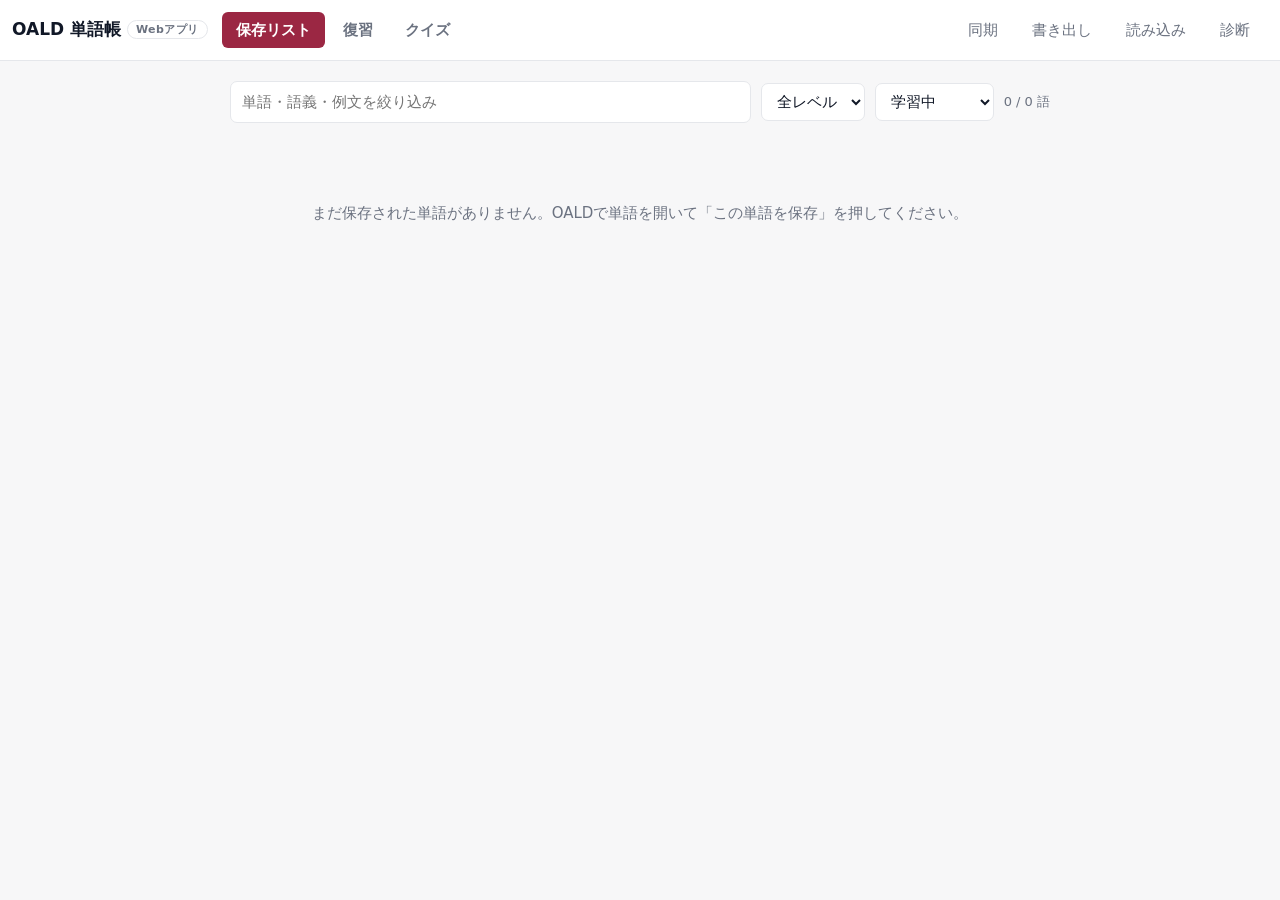
<file: docs/index.html>
<!doctype html>
<html lang="ja">
<meta charset="utf-8">
<meta name="viewport" content="width=device-width, initial-scale=1, viewport-fit=cover">
<meta name="theme-color" content="#9B2743">
<title>OALD 単語帳</title>
<link rel="manifest" href="manifest.webmanifest">
<link rel="apple-touch-icon" href="icon-192.png">
<link rel="stylesheet" href="review.css">
<link rel="stylesheet" href="mobile.css">

<header>
  <h1>OALD 単語帳 <span class="where">Webアプリ</span></h1>
  <nav>
    <button data-view="list" class="tab is-active" type="button">保存リスト</button>
    <button data-view="review" class="tab" type="button">復習</button>
    <button data-view="quiz" class="tab" type="button">クイズ</button>
  </nav>
  <div class="spacer"></div>
  <button id="sync" class="ghost" type="button">同期</button>
  <button id="export" class="ghost" type="button">書き出し</button>
  <button id="import" class="ghost" type="button">読み込み</button>
  <button id="diag" class="ghost" type="button">診断</button>
  <input id="file" type="file" accept="application/json" hidden>
</header>

<p id="sync-status" class="sync-status" hidden></p>

<section id="view-list">
  <div class="toolbar">
    <input id="filter" type="search" placeholder="単語・語義・例文を絞り込み" autocomplete="off">
    <select id="cefr">
      <option value="">全レベル</option>
      <option>A1</option><option>A2</option><option>B1</option>
      <option>B2</option><option>C1</option><option>C2</option>
    </select>
    <select id="scope">
      <option value="live">学習中</option>
      <option value="archived">アーカイブ</option>
      <option value="all">すべて</option>
    </select>
    <span id="count" class="count"></span>
  </div>
  <div id="list"></div>
</section>

<section id="view-review" hidden>
  <div id="attention" class="attention" hidden>
    <div class="attention-head">
      <b>2か月経過・未卒業</b>
      <span id="attention-count" class="count"></span>
      <button id="attention-toggle" class="ghost" type="button">開く</button>
    </div>
    <div id="attention-body" hidden></div>
  </div>
  <div id="card-area"></div>
</section>

<section id="view-quiz" hidden>
  <div id="quiz-setup">
    <p id="offline-note" class="offline-note" hidden></p>
    <h2>出題形式</h2>
    <div id="modes" class="modes"></div>
    <label class="count-row">
      出題数
      <input id="qcount" type="number" min="4" max="50" value="10">
    </label>
    <button id="start-quiz" class="reveal" type="button">開始</button>
  </div>
  <div id="quiz-area" hidden></div>
</section>

<script src="https://accounts.google.com/gsi/client" async defer></script>
<script src="config.js"></script>
<script src="db.js"></script>
<script src="quiz.js"></script>
<script src="sync.js"></script>
<script src="review.js"></script>
<script src="web.js"></script>
</html>
</file>
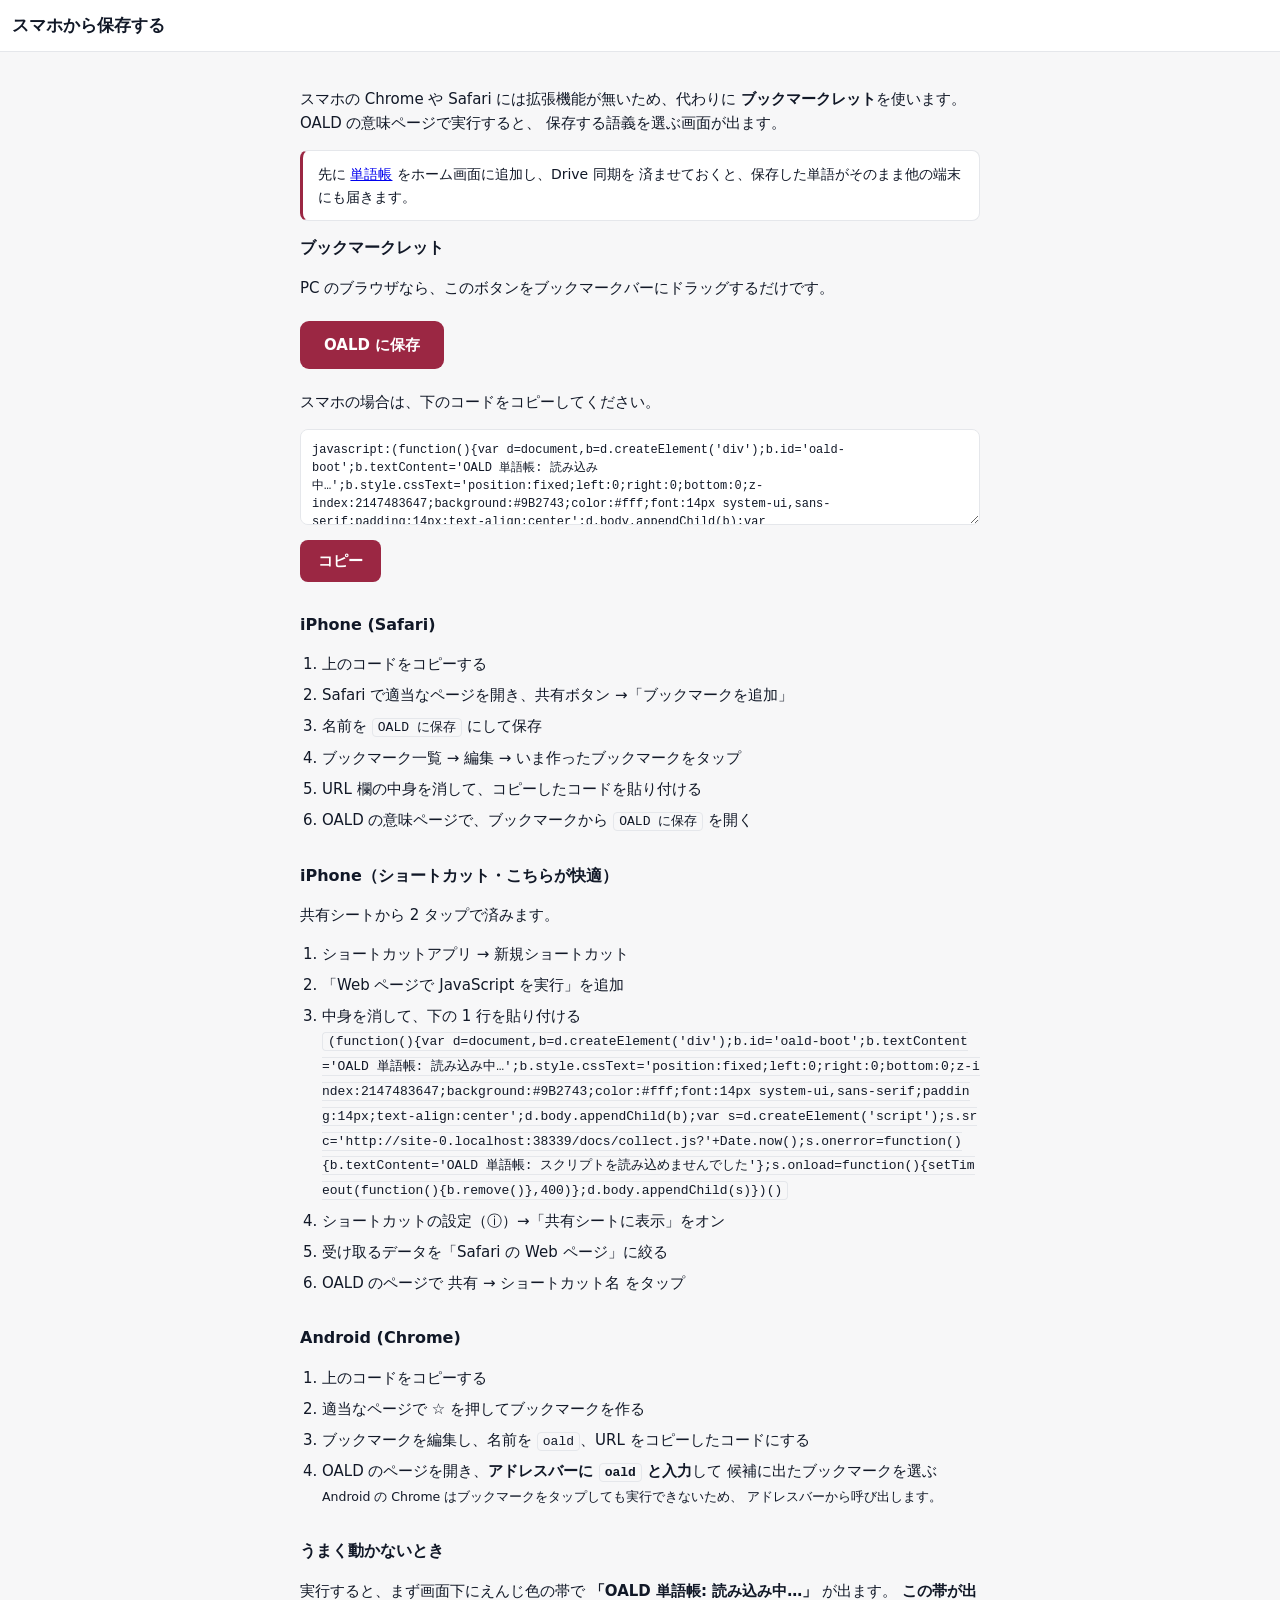
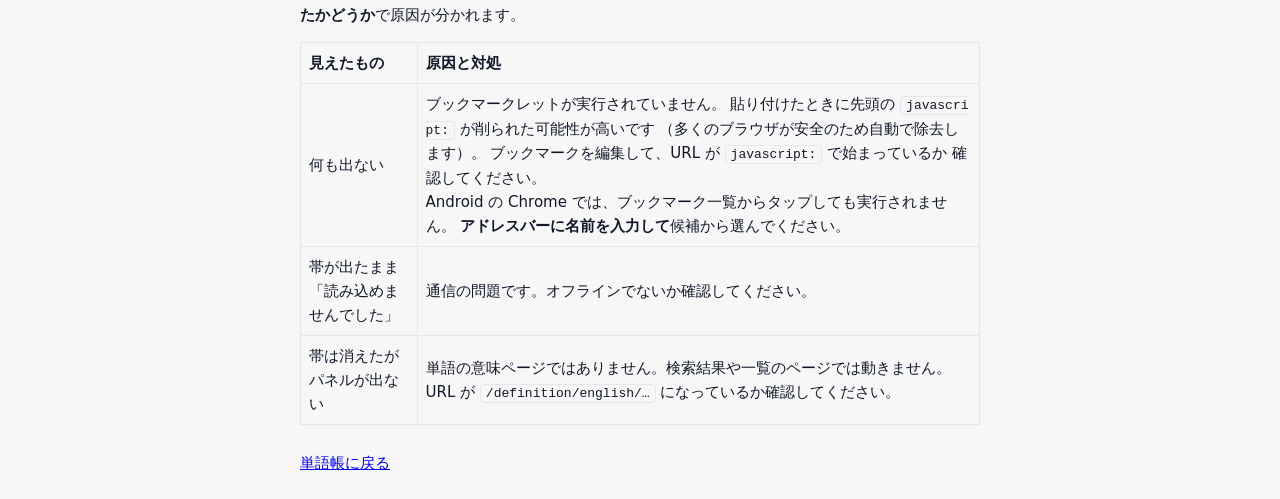
<file: docs/bookmarklet.html>
<!doctype html>
<html lang="ja">
<meta charset="utf-8">
<meta name="viewport" content="width=device-width, initial-scale=1, viewport-fit=cover">
<meta name="theme-color" content="#9B2743">
<title>スマホから保存する - OALD 単語帳</title>
<link rel="stylesheet" href="review.css">
<link rel="stylesheet" href="mobile.css">
<style>
  .doc { max-width: 720px; margin: 0 auto; padding: 20px; }
  .doc h2 { font-size: 16px; margin: 30px 0 10px; }
  .doc h2:first-of-type { margin-top: 12px; }
  .doc ol { padding-left: 22px; }
  .doc li { margin: 7px 0; }
  .doc code {
    background: var(--bg); border: 1px solid var(--line); border-radius: 4px;
    padding: 1px 5px; font-size: 13px; word-break: break-all;
  }
  .grab {
    display: inline-block; background: var(--accent); color: #fff;
    padding: 12px 24px; border-radius: 9px; font-weight: 700;
    text-decoration: none; margin: 6px 0;
  }
  .code-box {
    width: 100%; font: 12px/1.5 ui-monospace, monospace; padding: 11px;
    border: 1px solid var(--line); border-radius: 8px;
    background: var(--card); color: var(--text); resize: vertical;
  }
  .copy { padding: 9px 18px; background: var(--accent); color: #fff;
    border: 0; border-radius: 8px; font-weight: 600; cursor: pointer; margin-top: 8px; }
  .note-box {
    border: 1px solid var(--line); border-left: 3px solid var(--accent);
    background: var(--card); border-radius: 8px; padding: 12px 15px;
    font-size: 14px; margin: 14px 0;
  }
</style>

<header><h1>スマホから保存する</h1></header>

<div class="doc">
  <p>スマホの Chrome や Safari には拡張機能が無いため、代わりに
    <b>ブックマークレット</b>を使います。OALD の意味ページで実行すると、
    保存する語義を選ぶ画面が出ます。</p>

  <div class="note-box">
    先に <a href="index.html">単語帳</a> をホーム画面に追加し、Drive 同期を
    済ませておくと、保存した単語がそのまま他の端末にも届きます。
  </div>

  <h2>ブックマークレット</h2>
  <p>PC のブラウザなら、このボタンをブックマークバーにドラッグするだけです。</p>
  <p><a class="grab" id="drag" href="#">OALD に保存</a></p>

  <p>スマホの場合は、下のコードをコピーしてください。</p>
  <textarea class="code-box" id="code" rows="4" readonly></textarea>
  <button class="copy" id="copy" type="button">コピー</button>

  <h2>iPhone (Safari)</h2>
  <ol>
    <li>上のコードをコピーする</li>
    <li>Safari で適当なページを開き、共有ボタン →「ブックマークを追加」</li>
    <li>名前を <code>OALD に保存</code> にして保存</li>
    <li>ブックマーク一覧 → 編集 → いま作ったブックマークをタップ</li>
    <li>URL 欄の中身を消して、コピーしたコードを貼り付ける</li>
    <li>OALD の意味ページで、ブックマークから <code>OALD に保存</code> を開く</li>
  </ol>

  <h2>iPhone（ショートカット・こちらが快適）</h2>
  <p>共有シートから 2 タップで済みます。</p>
  <ol>
    <li>ショートカットアプリ → 新規ショートカット</li>
    <li>「Web ページで JavaScript を実行」を追加</li>
    <li>中身を消して、下の 1 行を貼り付ける<br>
      <code id="shortcut-code"></code></li>
    <li>ショートカットの設定（ⓘ）→「共有シートに表示」をオン</li>
    <li>受け取るデータを「Safari の Web ページ」に絞る</li>
    <li>OALD のページで 共有 → ショートカット名 をタップ</li>
  </ol>

  <h2>Android (Chrome)</h2>
  <ol>
    <li>上のコードをコピーする</li>
    <li>適当なページで ☆ を押してブックマークを作る</li>
    <li>ブックマークを編集し、名前を <code>oald</code>、URL をコピーしたコードにする</li>
    <li>OALD のページを開き、<b>アドレスバーに <code>oald</code> と入力</b>して
      候補に出たブックマークを選ぶ<br>
      <small>Android の Chrome はブックマークをタップしても実行できないため、
        アドレスバーから呼び出します。</small></li>
  </ol>

  <h2>うまく動かないとき</h2>

  <p>実行すると、まず画面下にえんじ色の帯で <b>「OALD 単語帳: 読み込み中…」</b> が出ます。
    <b>この帯が出たかどうか</b>で原因が分かれます。</p>

  <table style="width:100%;border-collapse:collapse;margin:12px 0">
    <tr>
      <th style="border:1px solid var(--line);padding:8px;text-align:left">見えたもの</th>
      <th style="border:1px solid var(--line);padding:8px;text-align:left">原因と対処</th>
    </tr>
    <tr>
      <td style="border:1px solid var(--line);padding:8px">何も出ない</td>
      <td style="border:1px solid var(--line);padding:8px">
        ブックマークレットが実行されていません。
        貼り付けたときに先頭の <code>javascript:</code> が削られた可能性が高いです
        （多くのブラウザが安全のため自動で除去します）。
        ブックマークを編集して、URL が <code>javascript:</code> で始まっているか
        確認してください。<br>
        Android の Chrome では、ブックマーク一覧からタップしても実行されません。
        <b>アドレスバーに名前を入力して</b>候補から選んでください。
      </td>
    </tr>
    <tr>
      <td style="border:1px solid var(--line);padding:8px">
        帯が出たまま「読み込めませんでした」</td>
      <td style="border:1px solid var(--line);padding:8px">
        通信の問題です。オフラインでないか確認してください。</td>
    </tr>
    <tr>
      <td style="border:1px solid var(--line);padding:8px">
        帯は消えたがパネルが出ない</td>
      <td style="border:1px solid var(--line);padding:8px">
        単語の意味ページではありません。検索結果や一覧のページでは動きません。
        URL が <code>/definition/english/…</code> になっているか確認してください。</td>
    </tr>
  </table>

  <p style="margin-top:26px"><a href="index.html">単語帳に戻る</a></p>
</div>

<script>
  const base = new URL('.', location.href).href;

  /* The loader puts a banner up before it fetches anything. Without it, a
     bookmarklet that never ran and a script that failed to load look exactly
     the same from the outside: nothing happens. */
  const inner = "(function(){var d=document,b=d.createElement('div');"
    + "b.id='oald-boot';"
    + "b.textContent='OALD 単語帳: 読み込み中…';"
    + "b.style.cssText='position:fixed;left:0;right:0;bottom:0;z-index:2147483647;"
    + "background:#9B2743;color:#fff;font:14px system-ui,sans-serif;padding:14px;"
    + "text-align:center';"
    + "d.body.appendChild(b);"
    + "var s=d.createElement('script');"
    + "s.src='" + base + "collect.js?'+Date.now();"
    + "s.onerror=function(){b.textContent='OALD 単語帳: スクリプトを読み込めませんでした'};"
    + "s.onload=function(){setTimeout(function(){b.remove()},400)};"
    + "d.body.appendChild(s)})()";

  document.getElementById('drag').href = 'javascript:' + inner;
  document.getElementById('code').value = 'javascript:' + inner;
  document.getElementById('shortcut-code').textContent = inner;

  document.getElementById('copy').addEventListener('click', async () => {
    const btn = document.getElementById('copy');
    try {
      await navigator.clipboard.writeText(document.getElementById('code').value);
      btn.textContent = 'コピーしました';
    } catch {
      /* Clipboard access is refused in some mobile contexts; selecting the
         text is then the only thing left to offer. */
      document.getElementById('code').select();
      btn.textContent = '選択しました。長押しでコピー';
    }
    setTimeout(() => { btn.textContent = 'コピー'; }, 2500);
  });
</script>
</html>
</file>
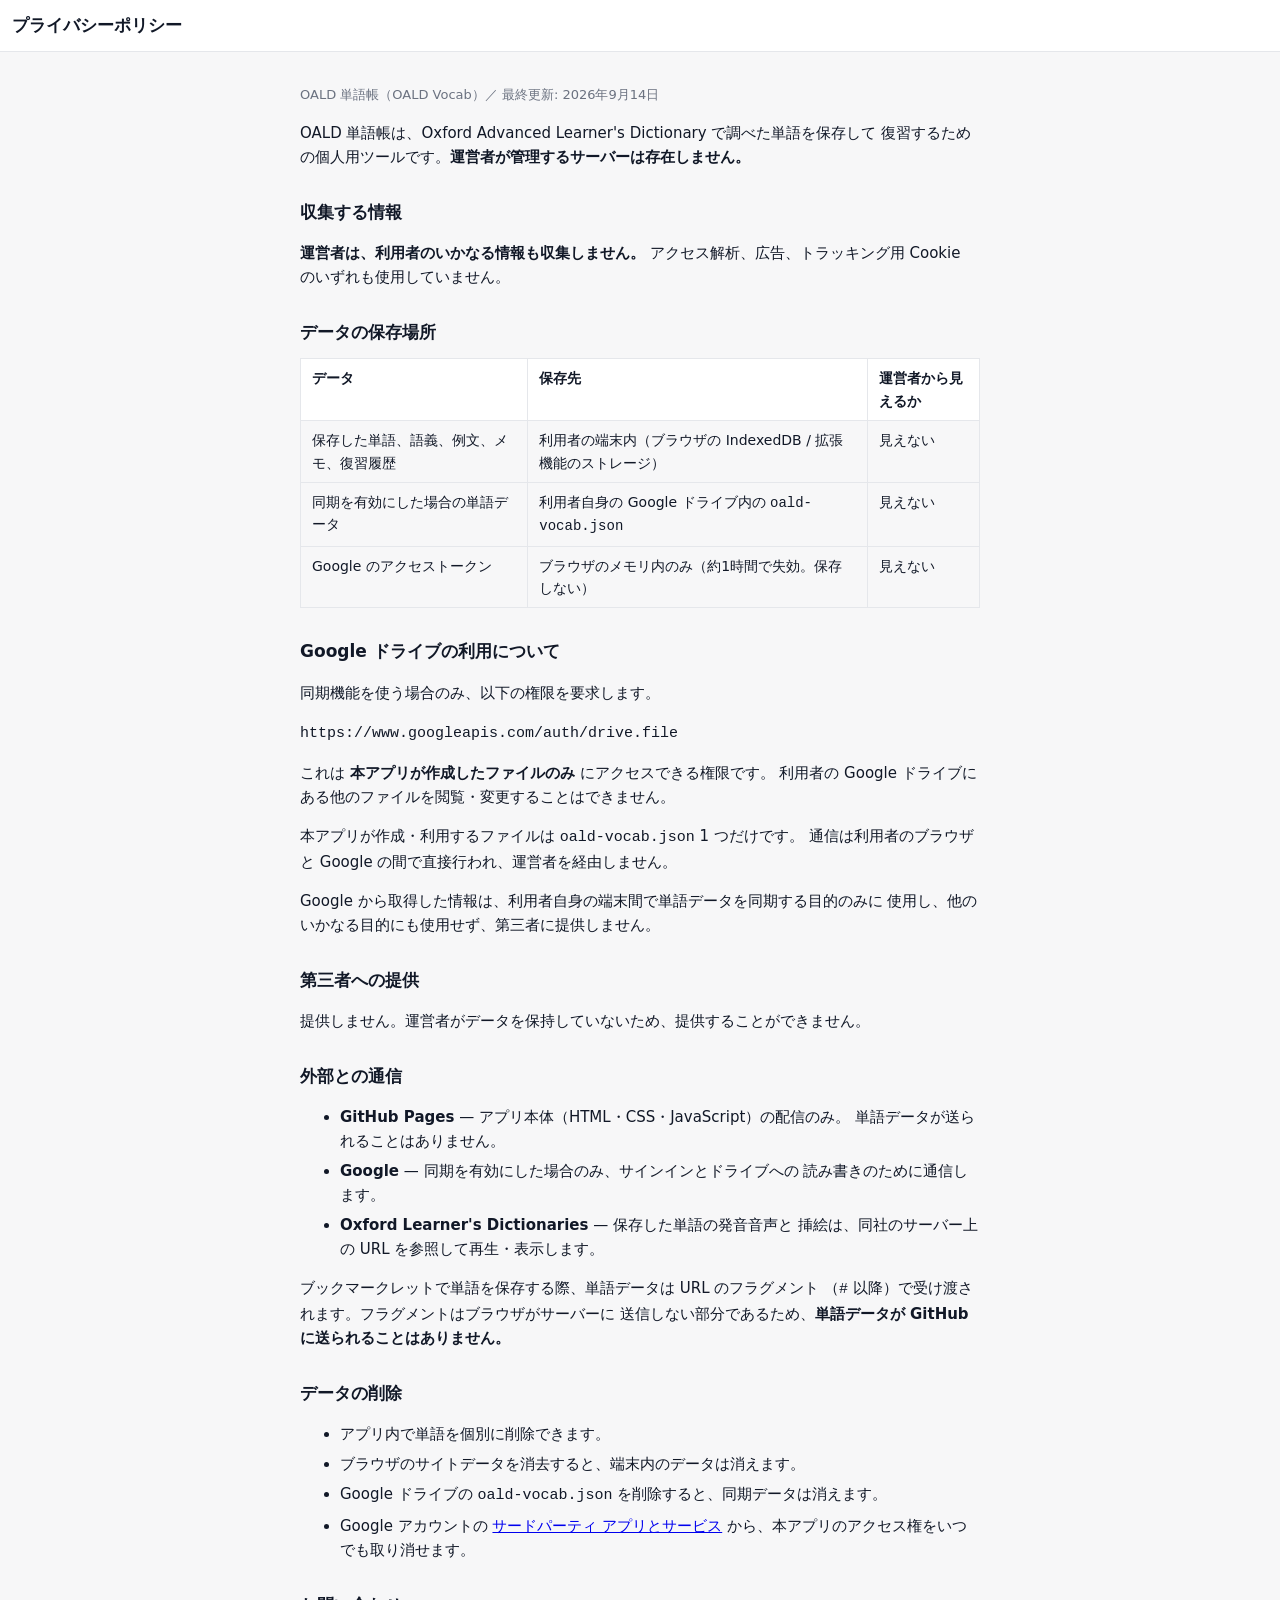
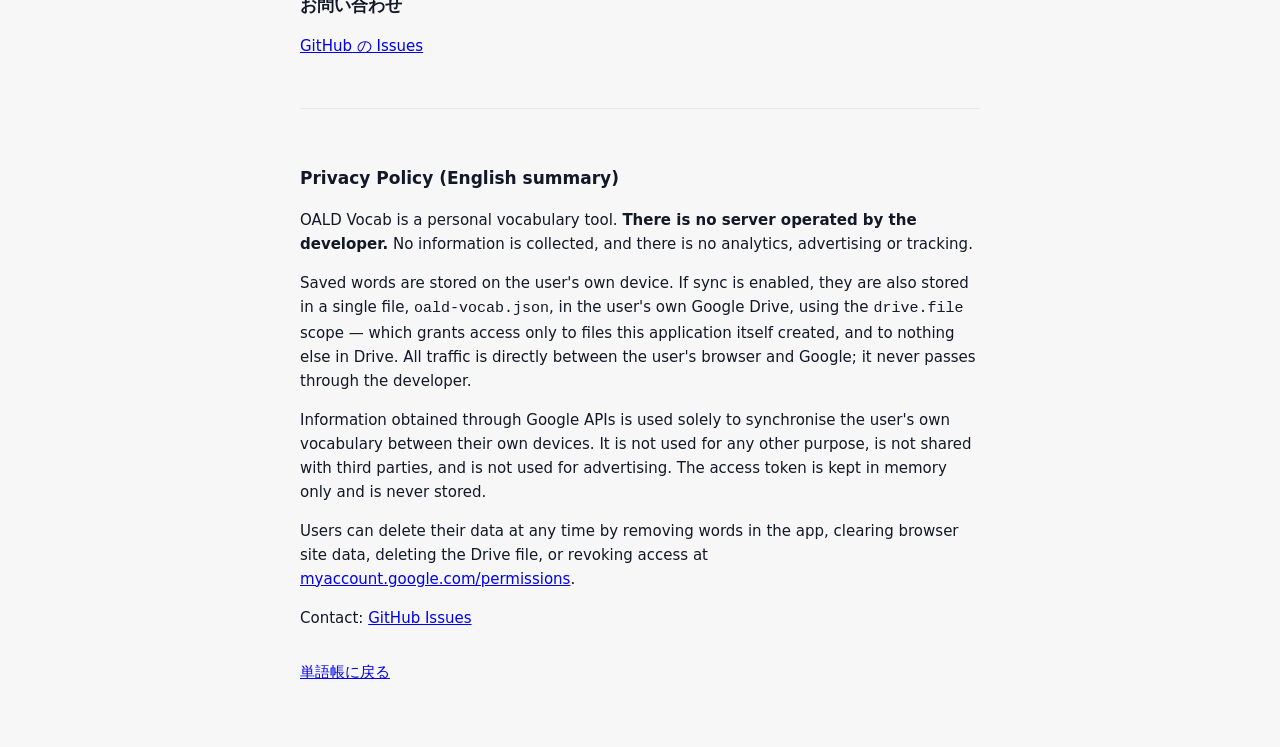
<file: docs/privacy.html>
<!doctype html>
<html lang="ja">
<meta charset="utf-8">
<meta name="viewport" content="width=device-width, initial-scale=1">
<meta name="theme-color" content="#9B2743">
<title>プライバシーポリシー - OALD 単語帳</title>
<link rel="stylesheet" href="review.css">
<link rel="stylesheet" href="mobile.css">
<style>
  .doc { max-width: 720px; margin: 0 auto; padding: 20px 20px 60px; }
  .doc h2 { font-size: 17px; margin: 30px 0 10px; }
  .doc h3 { font-size: 15px; margin: 20px 0 8px; }
  .doc li { margin: 6px 0; }
  .doc table { border-collapse: collapse; width: 100%; margin: 12px 0; }
  .doc th, .doc td {
    border: 1px solid var(--line); padding: 8px 11px;
    text-align: left; font-size: 14px; vertical-align: top;
  }
  .doc th { background: var(--card); }
  .updated { color: var(--muted); font-size: 13px; }
  .en { margin-top: 50px; padding-top: 26px; border-top: 1px solid var(--line); }
</style>

<header><h1>プライバシーポリシー</h1></header>

<div class="doc">
  <p class="updated">OALD 単語帳（OALD Vocab）／ 最終更新: 2026年9月14日</p>

  <p>OALD 単語帳は、Oxford Advanced Learner's Dictionary で調べた単語を保存して
    復習するための個人用ツールです。<strong>運営者が管理するサーバーは存在しません。</strong></p>

  <h2>収集する情報</h2>
  <p><strong>運営者は、利用者のいかなる情報も収集しません。</strong>
    アクセス解析、広告、トラッキング用 Cookie のいずれも使用していません。</p>

  <h2>データの保存場所</h2>
  <table>
    <tr><th>データ</th><th>保存先</th><th>運営者から見えるか</th></tr>
    <tr>
      <td>保存した単語、語義、例文、メモ、復習履歴</td>
      <td>利用者の端末内（ブラウザの IndexedDB / 拡張機能のストレージ）</td>
      <td>見えない</td>
    </tr>
    <tr>
      <td>同期を有効にした場合の単語データ</td>
      <td>利用者自身の Google ドライブ内の <code>oald-vocab.json</code></td>
      <td>見えない</td>
    </tr>
    <tr>
      <td>Google のアクセストークン</td>
      <td>ブラウザのメモリ内のみ（約1時間で失効。保存しない）</td>
      <td>見えない</td>
    </tr>
  </table>

  <h2>Google ドライブの利用について</h2>
  <p>同期機能を使う場合のみ、以下の権限を要求します。</p>
  <p><code>https://www.googleapis.com/auth/drive.file</code></p>
  <p>これは <strong>本アプリが作成したファイルのみ</strong> にアクセスできる権限です。
    利用者の Google ドライブにある他のファイルを閲覧・変更することはできません。</p>
  <p>本アプリが作成・利用するファイルは <code>oald-vocab.json</code> 1 つだけです。
    通信は利用者のブラウザと Google の間で直接行われ、運営者を経由しません。</p>
  <p>Google から取得した情報は、利用者自身の端末間で単語データを同期する目的のみに
    使用し、他のいかなる目的にも使用せず、第三者に提供しません。</p>

  <h2>第三者への提供</h2>
  <p>提供しません。運営者がデータを保持していないため、提供することができません。</p>

  <h2>外部との通信</h2>
  <ul>
    <li><strong>GitHub Pages</strong> — アプリ本体（HTML・CSS・JavaScript）の配信のみ。
      単語データが送られることはありません。</li>
    <li><strong>Google</strong> — 同期を有効にした場合のみ、サインインとドライブへの
      読み書きのために通信します。</li>
    <li><strong>Oxford Learner's Dictionaries</strong> — 保存した単語の発音音声と
      挿絵は、同社のサーバー上の URL を参照して再生・表示します。</li>
  </ul>
  <p>ブックマークレットで単語を保存する際、単語データは URL のフラグメント
    （<code>#</code> 以降）で受け渡されます。フラグメントはブラウザがサーバーに
    送信しない部分であるため、<strong>単語データが GitHub に送られることはありません。</strong></p>

  <h2>データの削除</h2>
  <ul>
    <li>アプリ内で単語を個別に削除できます。</li>
    <li>ブラウザのサイトデータを消去すると、端末内のデータは消えます。</li>
    <li>Google ドライブの <code>oald-vocab.json</code> を削除すると、同期データは消えます。</li>
    <li>Google アカウントの
      <a href="https://myaccount.google.com/permissions">サードパーティ アプリとサービス</a>
      から、本アプリのアクセス権をいつでも取り消せます。</li>
  </ul>

  <h2>お問い合わせ</h2>
  <p><a href="https://github.com/Edy-hashiba/OALD-vocab/issues">GitHub の Issues</a></p>

  <div class="en">
    <h2>Privacy Policy (English summary)</h2>
    <p>OALD Vocab is a personal vocabulary tool. <strong>There is no server operated
      by the developer.</strong> No information is collected, and there is no
      analytics, advertising or tracking.</p>
    <p>Saved words are stored on the user's own device. If sync is enabled, they are
      also stored in a single file, <code>oald-vocab.json</code>, in the user's own
      Google Drive, using the <code>drive.file</code> scope — which grants access
      only to files this application itself created, and to nothing else in Drive.
      All traffic is directly between the user's browser and Google; it never passes
      through the developer.</p>
    <p>Information obtained through Google APIs is used solely to synchronise the
      user's own vocabulary between their own devices. It is not used for any other
      purpose, is not shared with third parties, and is not used for advertising.
      The access token is kept in memory only and is never stored.</p>
    <p>Users can delete their data at any time by removing words in the app, clearing
      browser site data, deleting the Drive file, or revoking access at
      <a href="https://myaccount.google.com/permissions">myaccount.google.com/permissions</a>.</p>
    <p>Contact: <a href="https://github.com/Edy-hashiba/OALD-vocab/issues">GitHub Issues</a></p>
  </div>

  <p style="margin-top:30px"><a href="index.html">単語帳に戻る</a></p>
</div>
</html>
</file>
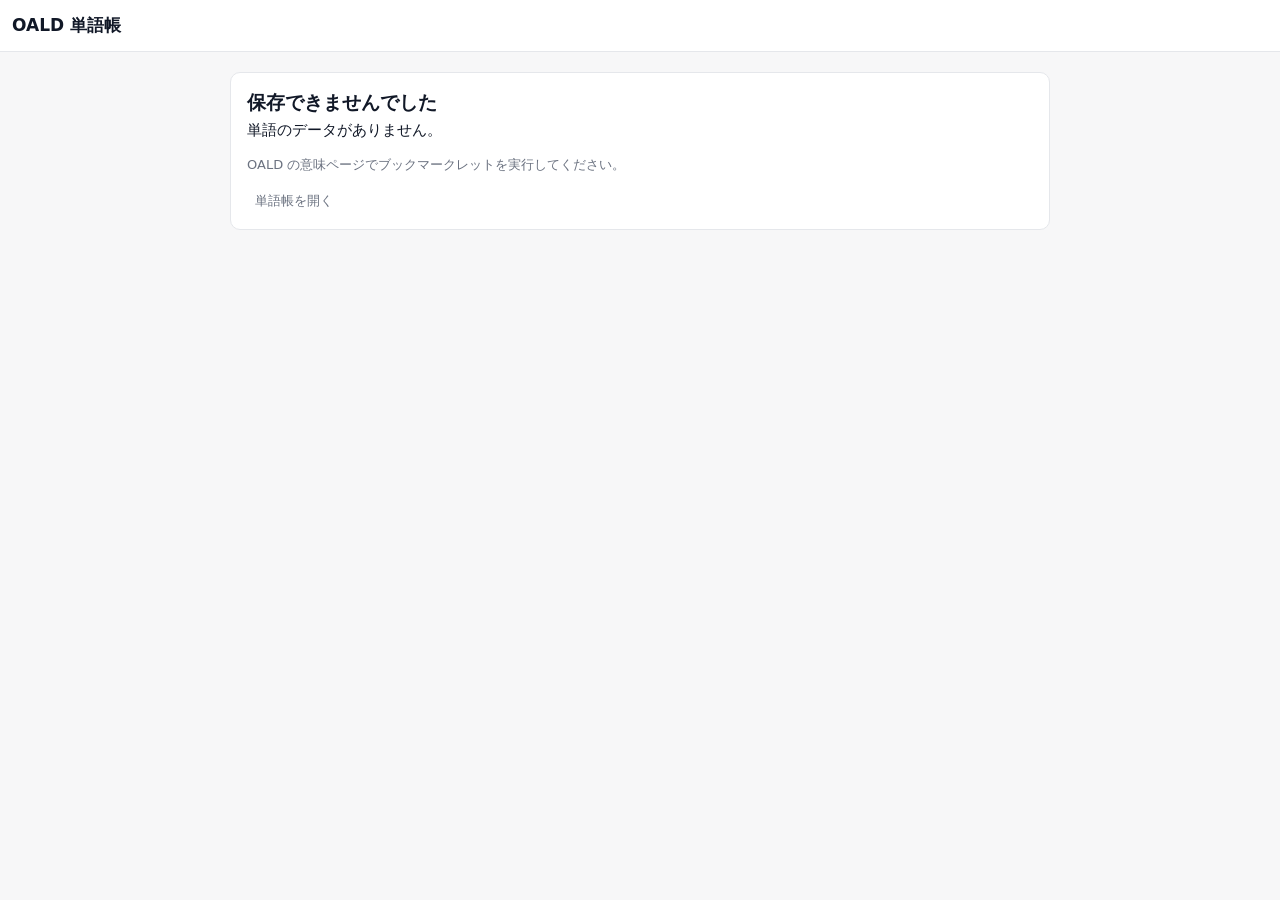
<file: docs/save.html>
<!doctype html>
<html lang="ja">
<meta charset="utf-8">
<meta name="viewport" content="width=device-width, initial-scale=1, viewport-fit=cover">
<meta name="theme-color" content="#9B2743">
<title>保存 - OALD 単語帳</title>
<link rel="manifest" href="manifest.webmanifest">
<link rel="stylesheet" href="review.css">
<link rel="stylesheet" href="mobile.css">

<header>
  <h1>OALD 単語帳</h1>
</header>

<section>
  <div id="result"></div>
</section>

<script src="https://accounts.google.com/gsi/client" async defer></script>
<script src="config.js"></script>
<script src="db.js"></script>
<script src="sync.js"></script>
<script src="save.js"></script>
</html>
</file>
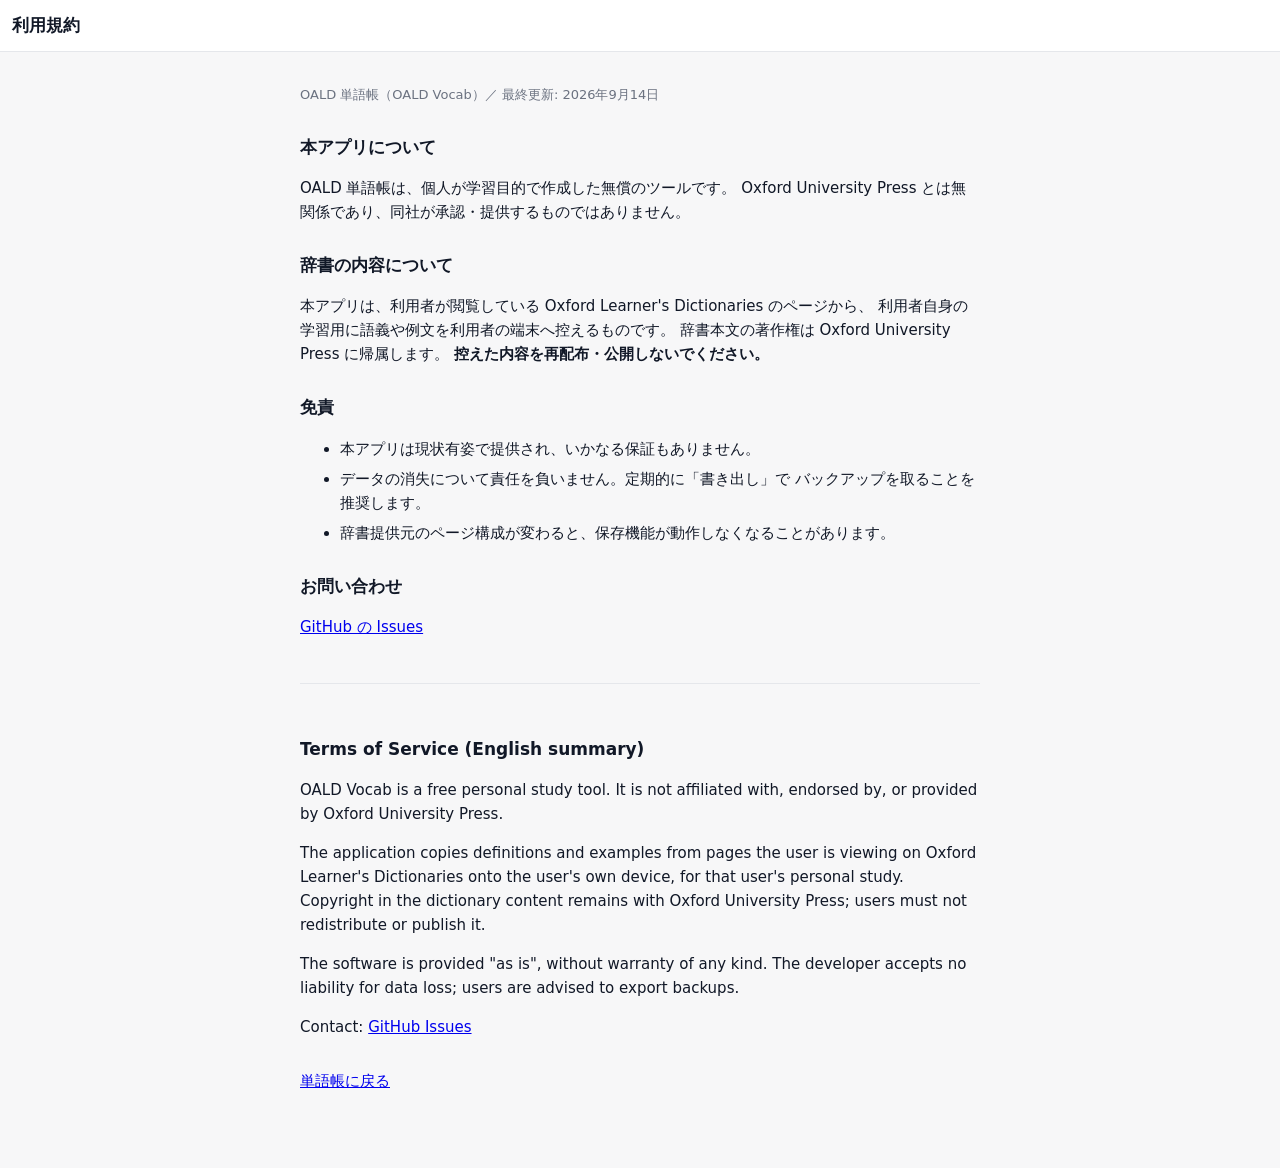
<file: docs/terms.html>
<!doctype html>
<html lang="ja">
<meta charset="utf-8">
<meta name="viewport" content="width=device-width, initial-scale=1">
<meta name="theme-color" content="#9B2743">
<title>利用規約 - OALD 単語帳</title>
<link rel="stylesheet" href="review.css">
<link rel="stylesheet" href="mobile.css">
<style>
  .doc { max-width: 720px; margin: 0 auto; padding: 20px 20px 60px; }
  .doc h2 { font-size: 17px; margin: 28px 0 10px; }
  .doc li { margin: 6px 0; }
  .updated { color: var(--muted); font-size: 13px; }
  .en { margin-top: 44px; padding-top: 24px; border-top: 1px solid var(--line); }
</style>

<header><h1>利用規約</h1></header>

<div class="doc">
  <p class="updated">OALD 単語帳（OALD Vocab）／ 最終更新: 2026年9月14日</p>

  <h2>本アプリについて</h2>
  <p>OALD 単語帳は、個人が学習目的で作成した無償のツールです。
    Oxford University Press とは無関係であり、同社が承認・提供するものではありません。</p>

  <h2>辞書の内容について</h2>
  <p>本アプリは、利用者が閲覧している Oxford Learner's Dictionaries のページから、
    利用者自身の学習用に語義や例文を利用者の端末へ控えるものです。
    辞書本文の著作権は Oxford University Press に帰属します。
    <strong>控えた内容を再配布・公開しないでください。</strong></p>

  <h2>免責</h2>
  <ul>
    <li>本アプリは現状有姿で提供され、いかなる保証もありません。</li>
    <li>データの消失について責任を負いません。定期的に「書き出し」で
      バックアップを取ることを推奨します。</li>
    <li>辞書提供元のページ構成が変わると、保存機能が動作しなくなることがあります。</li>
  </ul>

  <h2>お問い合わせ</h2>
  <p><a href="https://github.com/Edy-hashiba/OALD-vocab/issues">GitHub の Issues</a></p>

  <div class="en">
    <h2>Terms of Service (English summary)</h2>
    <p>OALD Vocab is a free personal study tool. It is not affiliated with,
      endorsed by, or provided by Oxford University Press.</p>
    <p>The application copies definitions and examples from pages the user is
      viewing on Oxford Learner's Dictionaries onto the user's own device, for that
      user's personal study. Copyright in the dictionary content remains with
      Oxford University Press; users must not redistribute or publish it.</p>
    <p>The software is provided "as is", without warranty of any kind. The developer
      accepts no liability for data loss; users are advised to export backups.</p>
    <p>Contact: <a href="https://github.com/Edy-hashiba/OALD-vocab/issues">GitHub Issues</a></p>
  </div>

  <p style="margin-top:30px"><a href="index.html">単語帳に戻る</a></p>
</div>
</html>
</file>
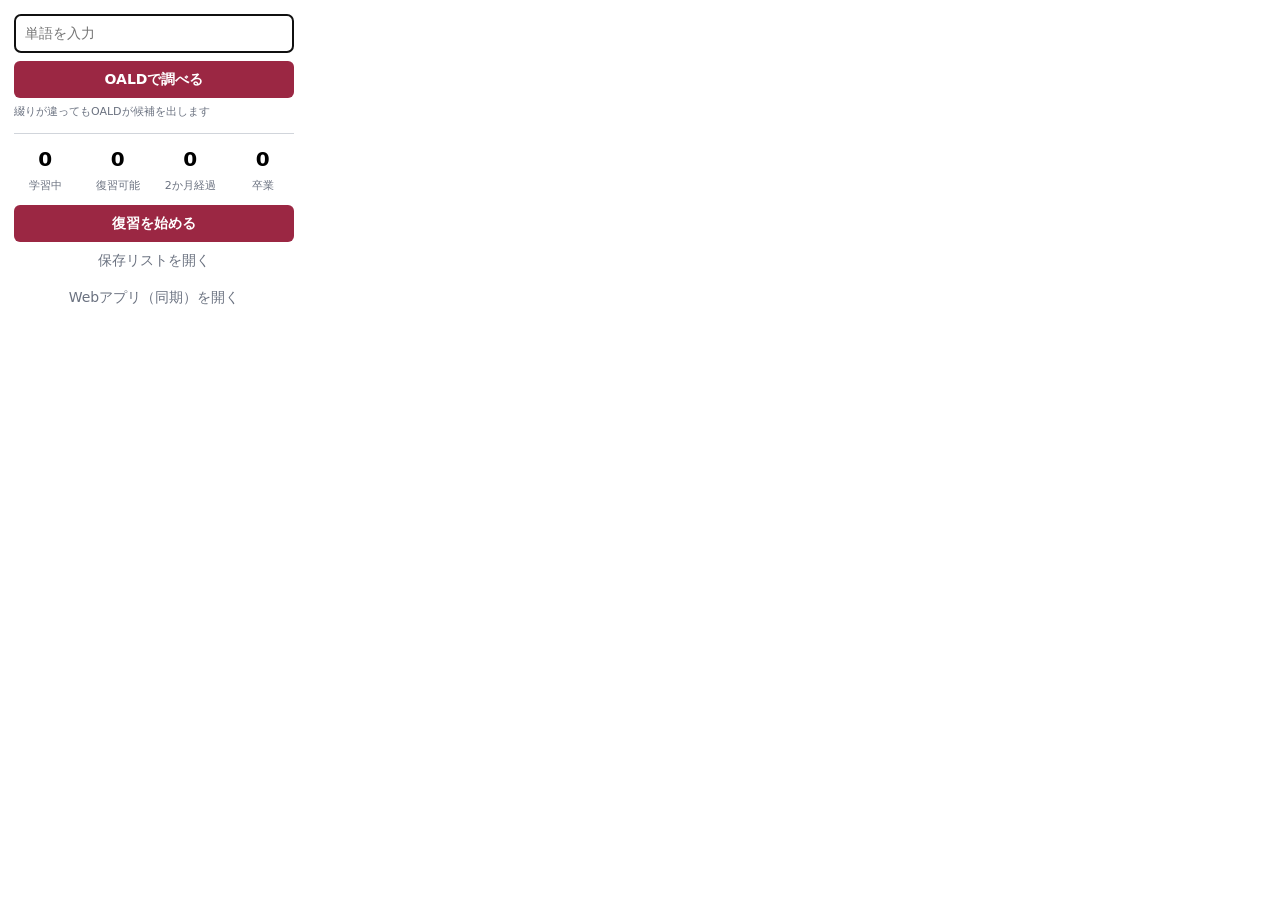
<file: extension/src/popup.html>
<!doctype html>
<meta charset="utf-8">
<title>OALD Vocab</title>
<link rel="stylesheet" href="popup.css">
<form id="search">
  <input id="q" type="search" placeholder="単語を入力" autofocus autocomplete="off" spellcheck="false">
  <button type="submit">OALDで調べる</button>
</form>
<p class="hint">綴りが違ってもOALDが候補を出します</p>
<div id="stats" class="stats"></div>
<button id="review" class="primary" type="button">復習を始める</button>
<button id="list" class="ghost" type="button">保存リストを開く</button>
<button id="web" class="ghost" type="button">Webアプリ（同期）を開く</button>
<script src="db.js"></script>
<script src="popup.js"></script>
</file>
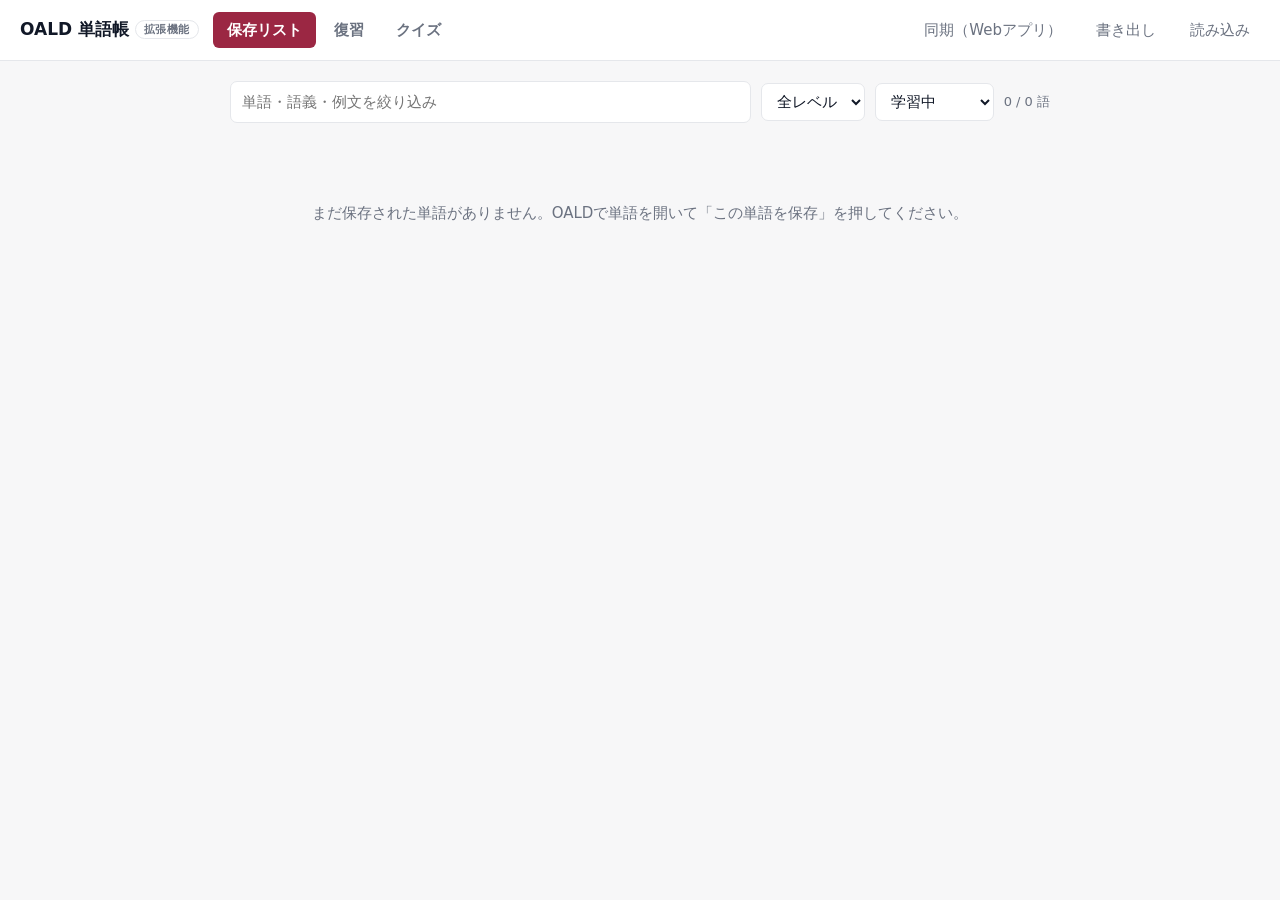
<file: extension/src/review.html>
<!doctype html>
<meta charset="utf-8">
<meta name="viewport" content="width=device-width, initial-scale=1">
<title>OALD 単語帳</title>
<link rel="stylesheet" href="review.css">

<header>
  <h1>OALD 単語帳 <span class="where">拡張機能</span></h1>
  <nav>
    <button data-view="list" class="tab is-active" type="button">保存リスト</button>
    <button data-view="review" class="tab" type="button">復習</button>
    <button data-view="quiz" class="tab" type="button">クイズ</button>
  </nav>
  <div class="spacer"></div>
  <button id="open-web" class="ghost" type="button"
    data-url="https://edy-hashiba.github.io/OALD-vocab/">同期（Webアプリ）</button>
  <button id="export" class="ghost" type="button">書き出し</button>
  <button id="import" class="ghost" type="button">読み込み</button>
  <input id="file" type="file" accept="application/json" hidden>
</header>

<section id="view-list">
  <div class="toolbar">
    <input id="filter" type="search" placeholder="単語・語義・例文を絞り込み" autocomplete="off">
    <select id="cefr">
      <option value="">全レベル</option>
      <option>A1</option><option>A2</option><option>B1</option>
      <option>B2</option><option>C1</option><option>C2</option>
    </select>
    <select id="scope">
      <option value="live">学習中</option>
      <option value="archived">アーカイブ</option>
      <option value="all">すべて</option>
    </select>
    <span id="count" class="count"></span>
  </div>
  <div id="list"></div>
</section>

<section id="view-review" hidden>
  <div id="attention" class="attention" hidden>
    <div class="attention-head">
      <b>2か月経過・未卒業</b>
      <span id="attention-count" class="count"></span>
      <button id="attention-toggle" class="ghost" type="button">開く</button>
    </div>
    <div id="attention-body" hidden></div>
  </div>
  <div id="card-area"></div>
</section>

<section id="view-quiz" hidden>
  <div id="quiz-setup">
    <p id="offline-note" class="offline-note" hidden></p>
    <h2>出題形式</h2>
    <div id="modes" class="modes"></div>
    <label class="count-row">
      出題数
      <input id="qcount" type="number" min="4" max="50" value="10">
    </label>
    <button id="start-quiz" class="reveal" type="button">開始</button>
  </div>
  <div id="quiz-area" hidden></div>
</section>

<script src="db.js"></script>
<script src="quiz.js"></script>
<script src="review.js"></script>
</file>
<file: docs/review.css>
:root {
  color-scheme: light dark;
  --bg: #f7f7f8; --card: #fff; --text: #111827; --muted: #6b7280;
  --line: #e5e7eb; --accent: #9B2743; --ok: #059669; --bad: #dc2626;
}
@media (prefers-color-scheme: dark) {
  :root {
    --bg: #111318; --card: #1b1e25; --text: #e8eaed; --muted: #9aa0a6;
    --line: #2c313a; --accent: #C2415C; --ok: #34d399; --bad: #f87171;
  }
}
* { box-sizing: border-box; }
body {
  margin: 0; background: var(--bg); color: var(--text);
  font: 15px/1.6 system-ui, -apple-system, "Segoe UI", "Hiragino Sans", "Noto Sans JP", sans-serif;
}
header {
  display: flex; align-items: center; gap: 14px; flex-wrap: wrap;
  padding: 12px 20px; background: var(--card);
  border-bottom: 1px solid var(--line);
  position: sticky; top: 0; z-index: 10;
}
h1 { font-size: 17px; margin: 0; }
.spacer { flex: 1; }
nav { display: flex; gap: 4px; }
button { font: inherit; cursor: pointer; border: 0; border-radius: 6px; }
.tab { padding: 6px 14px; background: transparent; color: var(--muted); font-weight: 600; }
.tab.is-active { background: var(--accent); color: #fff; }
.ghost { padding: 6px 10px; background: transparent; color: var(--muted); }
.ghost:hover { background: var(--bg); }

section { max-width: 860px; margin: 0 auto; padding: 20px; }
.toolbar { display: flex; gap: 10px; align-items: center; margin-bottom: 18px; }
.toolbar input, .toolbar select {
  font: inherit; padding: 8px 11px; border-radius: 7px;
  border: 1px solid var(--line); background: var(--card); color: var(--text);
}
.toolbar input { flex: 1; }
.count { color: var(--muted); font-size: 13px; white-space: nowrap; }

/* Saved-on date is a first-class grouping, not a footnote. */
.date-group {
  margin: 26px 0 10px; font-size: 13px; font-weight: 700; color: var(--muted);
  display: flex; align-items: center; gap: 10px;
}
.date-group::after { content: ""; flex: 1; height: 1px; background: var(--line); }
.date-group:first-child { margin-top: 0; }

.card {
  background: var(--card); border: 1px solid var(--line);
  border-radius: 10px; padding: 14px 16px; margin-bottom: 10px;
}
.card-head { display: flex; align-items: baseline; gap: 8px; flex-wrap: wrap; }
.hw { font-size: 19px; font-weight: 700; }
.pos { color: var(--muted); font-style: italic; font-size: 13px; }
.cefr {
  background: var(--accent); color: #fff; border-radius: 3px;
  padding: 1px 5px; font-size: 10px; font-weight: 700;
}
.phon { color: var(--muted); font-size: 13px; }
.audio {
  background: transparent; color: var(--accent);
  padding: 2px 5px; font-size: 12px; border: 1px solid var(--line); border-radius: 4px;
}
.card-head .spacer { flex: 1; }
.box { font-size: 11px; color: var(--muted); }
.body { margin-top: 10px; }
.sense { margin: 0 0 12px; }
.def { margin: 0; }
.def .lbl { color: var(--muted); font-style: italic; margin-right: 5px; font-size: 13px; }
ul.ex { margin: 5px 0 0; padding-left: 18px; color: var(--muted); font-size: 14px; }
ul.ex li { margin: 2px 0; }
.collocs { margin-top: 6px; font-size: 13px; }
.collocs b { color: var(--muted); font-weight: 600; }
.chip {
  display: inline-block; background: var(--bg); border: 1px solid var(--line);
  border-radius: 999px; padding: 1px 9px; margin: 2px 3px 2px 0; font-size: 12px;
}
.note {
  width: 100%; margin-top: 8px; font: inherit; font-size: 14px;
  padding: 7px 10px; border-radius: 7px;
  border: 1px dashed var(--line); background: transparent; color: var(--text);
}
.note:focus { border-style: solid; outline: none; border-color: var(--accent); }
.actions { display: flex; gap: 8px; margin-top: 10px; }
.actions a, .actions button {
  font-size: 13px; color: var(--muted); background: transparent;
  text-decoration: none; padding: 3px 8px; border-radius: 5px;
}
.actions a:hover, .actions button:hover { background: var(--bg); color: var(--text); }
.del:hover { color: var(--bad) !important; }
.empty { text-align: center; color: var(--muted); padding: 60px 20px; }

/* Review mode */
.card-area { max-width: 620px; margin: 0 auto; }
.flash {
  background: var(--card); border: 1px solid var(--line); border-radius: 14px;
  padding: 34px 26px; text-align: center; min-height: 260px;
  display: flex; flex-direction: column; justify-content: center; gap: 14px;
}
.flash .hw { font-size: 32px; }
.flash .answer { text-align: left; }
.grade { display: flex; gap: 10px; justify-content: center; margin-top: 18px; }
.grade button { padding: 11px 26px; font-weight: 700; color: #fff; }
.grade .no { background: var(--bad); }
.grade .yes { background: var(--ok); }
.reveal { padding: 11px 26px; background: var(--accent); color: #fff; font-weight: 700; }
.progress { text-align: center; color: var(--muted); font-size: 13px; margin-bottom: 14px; }

/* ---------- audio ---------- */
.audio.big { font-size: 14px; padding: 6px 14px; font-weight: 600; }
.pron-row {
  display: flex; align-items: center; justify-content: center;
  gap: 10px; flex-wrap: wrap; margin: 4px 0 10px;
}
.hw.small { font-size: 17px; font-weight: 700; }

/* ---------- quiz setup ---------- */
#quiz-setup h2 { font-size: 14px; color: var(--muted); margin: 0 0 12px; }
.modes { display: grid; gap: 8px; margin-bottom: 18px; }
.mode {
  display: flex; align-items: center; gap: 12px; cursor: pointer;
  background: var(--card); border: 1px solid var(--line);
  border-radius: 9px; padding: 11px 14px;
}
.mode:hover { border-color: var(--accent); }
.mode.off { opacity: .45; cursor: default; }
.mode.off:hover { border-color: var(--line); }
.mode span { display: block; }
.mode > span:nth-of-type(1) { flex: 1; }
.mode b { display: block; font-size: 14px; font-weight: 600; }
.mode small { color: var(--muted); font-size: 12px; }
.mode .usable { color: var(--muted); font-size: 12px; white-space: nowrap; }
.count-row {
  display: flex; align-items: center; gap: 10px;
  color: var(--muted); font-size: 13px; margin-bottom: 18px;
}
.count-row input {
  width: 76px; font: inherit; padding: 7px 10px;
  border: 1px solid var(--line); border-radius: 7px;
  background: var(--card); color: var(--text);
}

/* ---------- quiz question ---------- */
.flash.quiz { min-height: 0; padding: 26px 24px; }
.q-mode { font-size: 11px; color: var(--muted); letter-spacing: .04em; }
.q-def { font-size: 19px; line-height: 1.5; }
.q-sentence { font-size: 18px; line-height: 1.7; text-align: left; }
.q-sub { font-size: 13px; color: var(--muted); }
.q-label { font-size: 12px; color: var(--muted); margin: 14px 0 6px; text-align: left; }
/* OALD sometimes gives a whole topic plate rather than a single object, so
   allow enough height for those to stay readable. */
.q-image {
  max-width: 100%; max-height: 360px; object-fit: contain;
  margin: 0 auto; border-radius: 8px; background: #fff; padding: 6px;
}
.q-audio { display: flex; justify-content: center; gap: 10px; }

.choices { display: grid; gap: 9px; margin-top: 16px; }
.choice {
  text-align: left; padding: 13px 16px; font-size: 15px;
  background: var(--card); color: var(--text);
  border: 1px solid var(--line); border-radius: 9px;
}
.choice:hover:not(:disabled) { border-color: var(--accent); }
.choice:disabled { cursor: default; }
.choice.is-correct { border-color: var(--ok); background: color-mix(in srgb, var(--ok) 14%, transparent); }
.choice.is-wrong { border-color: var(--bad); background: color-mix(in srgb, var(--bad) 14%, transparent); }

.input-row { display: flex; gap: 8px; margin-top: 16px; }
.answer-input {
  flex: 1; font: inherit; font-size: 16px; padding: 11px 13px;
  border: 1px solid var(--line); border-radius: 9px;
  background: var(--card); color: var(--text); resize: vertical;
}
.answer-input:focus { outline: none; border-color: var(--accent); }
.answer-input.is-correct { border-color: var(--ok); }
.answer-input.is-wrong { border-color: var(--bad); }
.mic {
  padding: 0 14px; font-size: 17px;
  background: var(--card); border: 1px solid var(--line);
}
.mic:hover { border-color: var(--accent); }
.mic.listening { background: var(--bad); border-color: var(--bad); }

.q-foot { margin-top: 18px; text-align: center; }
.verdict { font-size: 17px; font-weight: 700; margin-bottom: 8px; }
.verdict.ok { color: var(--ok); }
.verdict.ng { color: var(--bad); }
.q-detail { font-size: 14px; color: var(--muted); margin-bottom: 10px; }
.q-model { font-size: 14px; color: var(--muted); }
.q-model-box {
  background: var(--card); border: 1px solid var(--line);
  border-radius: 9px; padding: 14px 16px; margin-top: 14px; text-align: left;
}
.chip.hit { border-color: var(--ok); color: var(--ok); }
.chip.miss { opacity: .55; text-decoration: line-through; }

/* ---------- graduation / archive ---------- */
.badge {
  background: var(--muted); color: var(--card);
  border-radius: 3px; padding: 1px 6px; font-size: 10px; font-weight: 700;
}
.card.is-archived { opacity: .72; border-style: dashed; }
.grade.secondary { margin-top: 10px; }
.graduate {
  padding: 8px 20px; font-size: 13px; font-weight: 600;
  background: transparent; color: var(--muted);
  border: 1px solid var(--line); border-radius: 6px;
}
.graduate:hover { border-color: var(--ok); color: var(--ok); }

/* ---------- two-months-old, not graduated ---------- */
.attention {
  border: 1px solid var(--line); border-left: 3px solid #d97706;
  background: var(--card); border-radius: 9px;
  padding: 12px 16px; margin-bottom: 22px;
}
.attention-head { display: flex; align-items: center; gap: 10px; flex-wrap: wrap; }
.attention-head b { font-size: 14px; white-space: nowrap; }
.attention-head .count { flex: 1; white-space: normal; }
#attention-body { margin-top: 14px; }
#attention-body .card { background: var(--bg); }

/* ---------- sense heading / removal ---------- */
.sense-head { display: flex; align-items: center; gap: 8px; margin-bottom: 2px; }
.sense-head .spacer { flex: 1; }
.shcut {
  font-size: 11px; font-weight: 700; letter-spacing: .04em;
  text-transform: uppercase; color: var(--muted);
}
.sense-drop {
  background: transparent; color: var(--muted);
  font-size: 15px; line-height: 1; padding: 2px 7px; border-radius: 5px;
  opacity: 0; transition: opacity .12s;
}
.card:hover .sense-drop { opacity: 1; }
.sense-drop:hover { background: var(--bg); color: var(--bad); }

/* ---------- offline ---------- */
.offline-note {
  margin: 0 0 16px; padding: 10px 14px; font-size: 13px;
  color: #92400e; background: #fffbeb;
  border: 1px solid #fcd34d; border-left: 3px solid #d97706;
  border-radius: 8px;
}
@media (prefers-color-scheme: dark) {
  .offline-note { color: #fcd34d; background: #2b2410; border-color: #78500a; }
}
.q-broken {
  padding: 26px 16px; font-size: 15px; color: var(--muted);
  border: 1px dashed var(--line); border-radius: 9px;
}

/* Marks the extension's own page, which is otherwise indistinguishable from
   the web app - and only the web app can sync. */
.where {
  font-size: 11px; font-weight: 600; letter-spacing: .04em;
  color: var(--muted); border: 1px solid var(--line);
  border-radius: 999px; padding: 2px 8px; vertical-align: 2px;
}
</file>
<file: docs/mobile.css>
/* Phone-only adjustments on top of the shared review.css. */

.sync-status {
  max-width: 860px; margin: 10px auto 0; padding: 8px 14px;
  font-size: 13px; color: var(--muted);
  background: var(--card); border: 1px solid var(--line); border-radius: 8px;
}
.sync-status.is-ok { color: var(--ok); border-color: var(--ok); }
.sync-status.is-bad { color: var(--bad); border-color: var(--bad); }
.sync-status.is-warn { color: #92400e; background: #fffbeb; border-color: #fcd34d; }
@media (prefers-color-scheme: dark) {
  .sync-status.is-warn { color: #fcd34d; background: #2b2410; border-color: #78500a; }
}

@media (max-width: 760px) {
  header { gap: 8px 6px; padding: 10px 12px; }
  h1 { font-size: 15px; width: 100%; }
  .spacer { display: none; }
  /* Tabs get a row to themselves - sharing one with the action buttons
     squeezes them until the labels wrap onto three lines. */
  nav { flex: 1 1 100%; }
  .tab { flex: 1; padding: 9px 4px; font-size: 13px; white-space: nowrap; }
  header .ghost { flex: 1; padding: 8px 4px; font-size: 12px; white-space: nowrap; }

  section { padding: 14px 12px; }
  .sync-status { margin: 8px 12px 0; }

  /* Filters stack rather than squeezing into an unusable row. */
  .toolbar { flex-wrap: wrap; }
  .toolbar input { flex: 1 1 100%; }
  .toolbar select { flex: 1; }
  .count { width: 100%; }

  .flash { padding: 24px 16px; min-height: 200px; }
  .flash .hw { font-size: 27px; }
  .q-def { font-size: 17px; }
  .q-sentence { font-size: 16px; }

  /* Comfortable tap targets. */
  .choice { padding: 15px 14px; }
  .grade button, .reveal { padding: 13px 22px; }
  .audio.big { padding: 9px 16px; }
  /* iOS zooms the page when a focused field is under 16px. */
  .answer-input, .toolbar input, .toolbar select, .note, .count-row input {
    font-size: 16px;
  }
  .sense-drop { opacity: 1; }
}

/* Keep content clear of the iPhone home indicator and notch. */
@supports (padding: max(0px)) {
  body { padding-bottom: max(0px, env(safe-area-inset-bottom)); }
  header { padding-left: max(12px, env(safe-area-inset-left)); }
}

/* Sync diagnostics: a phone has no console, so the answer has to be on screen. */
.diag {
  max-width: 860px; margin: 10px auto 0; padding: 12px 16px;
  background: var(--card); border: 1px solid var(--line); border-radius: 9px;
  font-size: 13px;
}
.diag h3 { margin: 0 0 8px; font-size: 13px; }
.diag table { border-collapse: collapse; width: 100%; }
.diag td { padding: 4px 0; vertical-align: top; }
.diag td:first-child { color: var(--muted); width: 40%; white-space: nowrap; }
.diag code { word-break: break-all; font-size: 12px; }
.diag .verdict { margin-top: 10px; padding-top: 10px; border-top: 1px solid var(--line); }
.diag .verdict.bad { color: var(--bad); }
.diag .verdict.ok { color: var(--ok); }
@media (max-width: 760px) { .diag { margin: 8px 12px 0; } }
</file>
<file: extension/src/popup.css>
:root { color-scheme: light dark; }
body {
  width: 280px; margin: 0; padding: 14px;
  font: 14px/1.5 system-ui, -apple-system, "Segoe UI", sans-serif;
  background: Canvas; color: CanvasText;
}
form { display: flex; flex-direction: column; gap: 8px; }
input, button {
  font: inherit; border-radius: 6px; padding: 8px 10px;
  box-sizing: border-box; width: 100%;
}
input { border: 1px solid #9ca3af; background: Field; color: FieldText; }
button { border: 0; cursor: pointer; font-weight: 600; }
form button, .primary { background: #9B2743; color: #fff; }
form button:hover, .primary:hover { background: #7A1D34; }
.ghost { background: transparent; color: #6b7280; font-weight: 400; }
.ghost:hover { text-decoration: underline; }
.hint { margin: 6px 0 12px; font-size: 11px; color: #6b7280; }
.stats {
  display: flex; gap: 10px; margin-bottom: 10px;
  border-top: 1px solid #d1d5db; padding-top: 10px;
}
.stats div { flex: 1; text-align: center; }
.stats b { display: block; font-size: 20px; }
.stats span { font-size: 11px; color: #6b7280; }
.stats .warn b { color: #d97706; }
</file>
<file: extension/src/review.css>
:root {
  color-scheme: light dark;
  --bg: #f7f7f8; --card: #fff; --text: #111827; --muted: #6b7280;
  --line: #e5e7eb; --accent: #9B2743; --ok: #059669; --bad: #dc2626;
}
@media (prefers-color-scheme: dark) {
  :root {
    --bg: #111318; --card: #1b1e25; --text: #e8eaed; --muted: #9aa0a6;
    --line: #2c313a; --accent: #C2415C; --ok: #34d399; --bad: #f87171;
  }
}
* { box-sizing: border-box; }
body {
  margin: 0; background: var(--bg); color: var(--text);
  font: 15px/1.6 system-ui, -apple-system, "Segoe UI", "Hiragino Sans", "Noto Sans JP", sans-serif;
}
header {
  display: flex; align-items: center; gap: 14px; flex-wrap: wrap;
  padding: 12px 20px; background: var(--card);
  border-bottom: 1px solid var(--line);
  position: sticky; top: 0; z-index: 10;
}
h1 { font-size: 17px; margin: 0; }
.spacer { flex: 1; }
nav { display: flex; gap: 4px; }
button { font: inherit; cursor: pointer; border: 0; border-radius: 6px; }
.tab { padding: 6px 14px; background: transparent; color: var(--muted); font-weight: 600; }
.tab.is-active { background: var(--accent); color: #fff; }
.ghost { padding: 6px 10px; background: transparent; color: var(--muted); }
.ghost:hover { background: var(--bg); }

section { max-width: 860px; margin: 0 auto; padding: 20px; }
.toolbar { display: flex; gap: 10px; align-items: center; margin-bottom: 18px; }
.toolbar input, .toolbar select {
  font: inherit; padding: 8px 11px; border-radius: 7px;
  border: 1px solid var(--line); background: var(--card); color: var(--text);
}
.toolbar input { flex: 1; }
.count { color: var(--muted); font-size: 13px; white-space: nowrap; }

/* Saved-on date is a first-class grouping, not a footnote. */
.date-group {
  margin: 26px 0 10px; font-size: 13px; font-weight: 700; color: var(--muted);
  display: flex; align-items: center; gap: 10px;
}
.date-group::after { content: ""; flex: 1; height: 1px; background: var(--line); }
.date-group:first-child { margin-top: 0; }

.card {
  background: var(--card); border: 1px solid var(--line);
  border-radius: 10px; padding: 14px 16px; margin-bottom: 10px;
}
.card-head { display: flex; align-items: baseline; gap: 8px; flex-wrap: wrap; }
.hw { font-size: 19px; font-weight: 700; }
.pos { color: var(--muted); font-style: italic; font-size: 13px; }
.cefr {
  background: var(--accent); color: #fff; border-radius: 3px;
  padding: 1px 5px; font-size: 10px; font-weight: 700;
}
.phon { color: var(--muted); font-size: 13px; }
.audio {
  background: transparent; color: var(--accent);
  padding: 2px 5px; font-size: 12px; border: 1px solid var(--line); border-radius: 4px;
}
.card-head .spacer { flex: 1; }
.box { font-size: 11px; color: var(--muted); }
.body { margin-top: 10px; }
.sense { margin: 0 0 12px; }
.def { margin: 0; }
.def .lbl { color: var(--muted); font-style: italic; margin-right: 5px; font-size: 13px; }
ul.ex { margin: 5px 0 0; padding-left: 18px; color: var(--muted); font-size: 14px; }
ul.ex li { margin: 2px 0; }
.collocs { margin-top: 6px; font-size: 13px; }
.collocs b { color: var(--muted); font-weight: 600; }
.chip {
  display: inline-block; background: var(--bg); border: 1px solid var(--line);
  border-radius: 999px; padding: 1px 9px; margin: 2px 3px 2px 0; font-size: 12px;
}
.note {
  width: 100%; margin-top: 8px; font: inherit; font-size: 14px;
  padding: 7px 10px; border-radius: 7px;
  border: 1px dashed var(--line); background: transparent; color: var(--text);
}
.note:focus { border-style: solid; outline: none; border-color: var(--accent); }
.actions { display: flex; gap: 8px; margin-top: 10px; }
.actions a, .actions button {
  font-size: 13px; color: var(--muted); background: transparent;
  text-decoration: none; padding: 3px 8px; border-radius: 5px;
}
.actions a:hover, .actions button:hover { background: var(--bg); color: var(--text); }
.del:hover { color: var(--bad) !important; }
.empty { text-align: center; color: var(--muted); padding: 60px 20px; }

/* Review mode */
.card-area { max-width: 620px; margin: 0 auto; }
.flash {
  background: var(--card); border: 1px solid var(--line); border-radius: 14px;
  padding: 34px 26px; text-align: center; min-height: 260px;
  display: flex; flex-direction: column; justify-content: center; gap: 14px;
}
.flash .hw { font-size: 32px; }
.flash .answer { text-align: left; }
.grade { display: flex; gap: 10px; justify-content: center; margin-top: 18px; }
.grade button { padding: 11px 26px; font-weight: 700; color: #fff; }
.grade .no { background: var(--bad); }
.grade .yes { background: var(--ok); }
.reveal { padding: 11px 26px; background: var(--accent); color: #fff; font-weight: 700; }
.progress { text-align: center; color: var(--muted); font-size: 13px; margin-bottom: 14px; }

/* ---------- audio ---------- */
.audio.big { font-size: 14px; padding: 6px 14px; font-weight: 600; }
.pron-row {
  display: flex; align-items: center; justify-content: center;
  gap: 10px; flex-wrap: wrap; margin: 4px 0 10px;
}
.hw.small { font-size: 17px; font-weight: 700; }

/* ---------- quiz setup ---------- */
#quiz-setup h2 { font-size: 14px; color: var(--muted); margin: 0 0 12px; }
.modes { display: grid; gap: 8px; margin-bottom: 18px; }
.mode {
  display: flex; align-items: center; gap: 12px; cursor: pointer;
  background: var(--card); border: 1px solid var(--line);
  border-radius: 9px; padding: 11px 14px;
}
.mode:hover { border-color: var(--accent); }
.mode.off { opacity: .45; cursor: default; }
.mode.off:hover { border-color: var(--line); }
.mode span { display: block; }
.mode > span:nth-of-type(1) { flex: 1; }
.mode b { display: block; font-size: 14px; font-weight: 600; }
.mode small { color: var(--muted); font-size: 12px; }
.mode .usable { color: var(--muted); font-size: 12px; white-space: nowrap; }
.count-row {
  display: flex; align-items: center; gap: 10px;
  color: var(--muted); font-size: 13px; margin-bottom: 18px;
}
.count-row input {
  width: 76px; font: inherit; padding: 7px 10px;
  border: 1px solid var(--line); border-radius: 7px;
  background: var(--card); color: var(--text);
}

/* ---------- quiz question ---------- */
.flash.quiz { min-height: 0; padding: 26px 24px; }
.q-mode { font-size: 11px; color: var(--muted); letter-spacing: .04em; }
.q-def { font-size: 19px; line-height: 1.5; }
.q-sentence { font-size: 18px; line-height: 1.7; text-align: left; }
.q-sub { font-size: 13px; color: var(--muted); }
.q-label { font-size: 12px; color: var(--muted); margin: 14px 0 6px; text-align: left; }
/* OALD sometimes gives a whole topic plate rather than a single object, so
   allow enough height for those to stay readable. */
.q-image {
  max-width: 100%; max-height: 360px; object-fit: contain;
  margin: 0 auto; border-radius: 8px; background: #fff; padding: 6px;
}
.q-audio { display: flex; justify-content: center; gap: 10px; }

.choices { display: grid; gap: 9px; margin-top: 16px; }
.choice {
  text-align: left; padding: 13px 16px; font-size: 15px;
  background: var(--card); color: var(--text);
  border: 1px solid var(--line); border-radius: 9px;
}
.choice:hover:not(:disabled) { border-color: var(--accent); }
.choice:disabled { cursor: default; }
.choice.is-correct { border-color: var(--ok); background: color-mix(in srgb, var(--ok) 14%, transparent); }
.choice.is-wrong { border-color: var(--bad); background: color-mix(in srgb, var(--bad) 14%, transparent); }

.input-row { display: flex; gap: 8px; margin-top: 16px; }
.answer-input {
  flex: 1; font: inherit; font-size: 16px; padding: 11px 13px;
  border: 1px solid var(--line); border-radius: 9px;
  background: var(--card); color: var(--text); resize: vertical;
}
.answer-input:focus { outline: none; border-color: var(--accent); }
.answer-input.is-correct { border-color: var(--ok); }
.answer-input.is-wrong { border-color: var(--bad); }
.mic {
  padding: 0 14px; font-size: 17px;
  background: var(--card); border: 1px solid var(--line);
}
.mic:hover { border-color: var(--accent); }
.mic.listening { background: var(--bad); border-color: var(--bad); }

.q-foot { margin-top: 18px; text-align: center; }
.verdict { font-size: 17px; font-weight: 700; margin-bottom: 8px; }
.verdict.ok { color: var(--ok); }
.verdict.ng { color: var(--bad); }
.q-detail { font-size: 14px; color: var(--muted); margin-bottom: 10px; }
.q-model { font-size: 14px; color: var(--muted); }
.q-model-box {
  background: var(--card); border: 1px solid var(--line);
  border-radius: 9px; padding: 14px 16px; margin-top: 14px; text-align: left;
}
.chip.hit { border-color: var(--ok); color: var(--ok); }
.chip.miss { opacity: .55; text-decoration: line-through; }

/* ---------- graduation / archive ---------- */
.badge {
  background: var(--muted); color: var(--card);
  border-radius: 3px; padding: 1px 6px; font-size: 10px; font-weight: 700;
}
.card.is-archived { opacity: .72; border-style: dashed; }
.grade.secondary { margin-top: 10px; }
.graduate {
  padding: 8px 20px; font-size: 13px; font-weight: 600;
  background: transparent; color: var(--muted);
  border: 1px solid var(--line); border-radius: 6px;
}
.graduate:hover { border-color: var(--ok); color: var(--ok); }

/* ---------- two-months-old, not graduated ---------- */
.attention {
  border: 1px solid var(--line); border-left: 3px solid #d97706;
  background: var(--card); border-radius: 9px;
  padding: 12px 16px; margin-bottom: 22px;
}
.attention-head { display: flex; align-items: center; gap: 10px; flex-wrap: wrap; }
.attention-head b { font-size: 14px; white-space: nowrap; }
.attention-head .count { flex: 1; white-space: normal; }
#attention-body { margin-top: 14px; }
#attention-body .card { background: var(--bg); }

/* ---------- sense heading / removal ---------- */
.sense-head { display: flex; align-items: center; gap: 8px; margin-bottom: 2px; }
.sense-head .spacer { flex: 1; }
.shcut {
  font-size: 11px; font-weight: 700; letter-spacing: .04em;
  text-transform: uppercase; color: var(--muted);
}
.sense-drop {
  background: transparent; color: var(--muted);
  font-size: 15px; line-height: 1; padding: 2px 7px; border-radius: 5px;
  opacity: 0; transition: opacity .12s;
}
.card:hover .sense-drop { opacity: 1; }
.sense-drop:hover { background: var(--bg); color: var(--bad); }

/* ---------- offline ---------- */
.offline-note {
  margin: 0 0 16px; padding: 10px 14px; font-size: 13px;
  color: #92400e; background: #fffbeb;
  border: 1px solid #fcd34d; border-left: 3px solid #d97706;
  border-radius: 8px;
}
@media (prefers-color-scheme: dark) {
  .offline-note { color: #fcd34d; background: #2b2410; border-color: #78500a; }
}
.q-broken {
  padding: 26px 16px; font-size: 15px; color: var(--muted);
  border: 1px dashed var(--line); border-radius: 9px;
}

/* Marks the extension's own page, which is otherwise indistinguishable from
   the web app - and only the web app can sync. */
.where {
  font-size: 11px; font-weight: 600; letter-spacing: .04em;
  color: var(--muted); border: 1px solid var(--line);
  border-radius: 999px; padding: 2px 8px; vertical-align: 2px;
}
</file>
